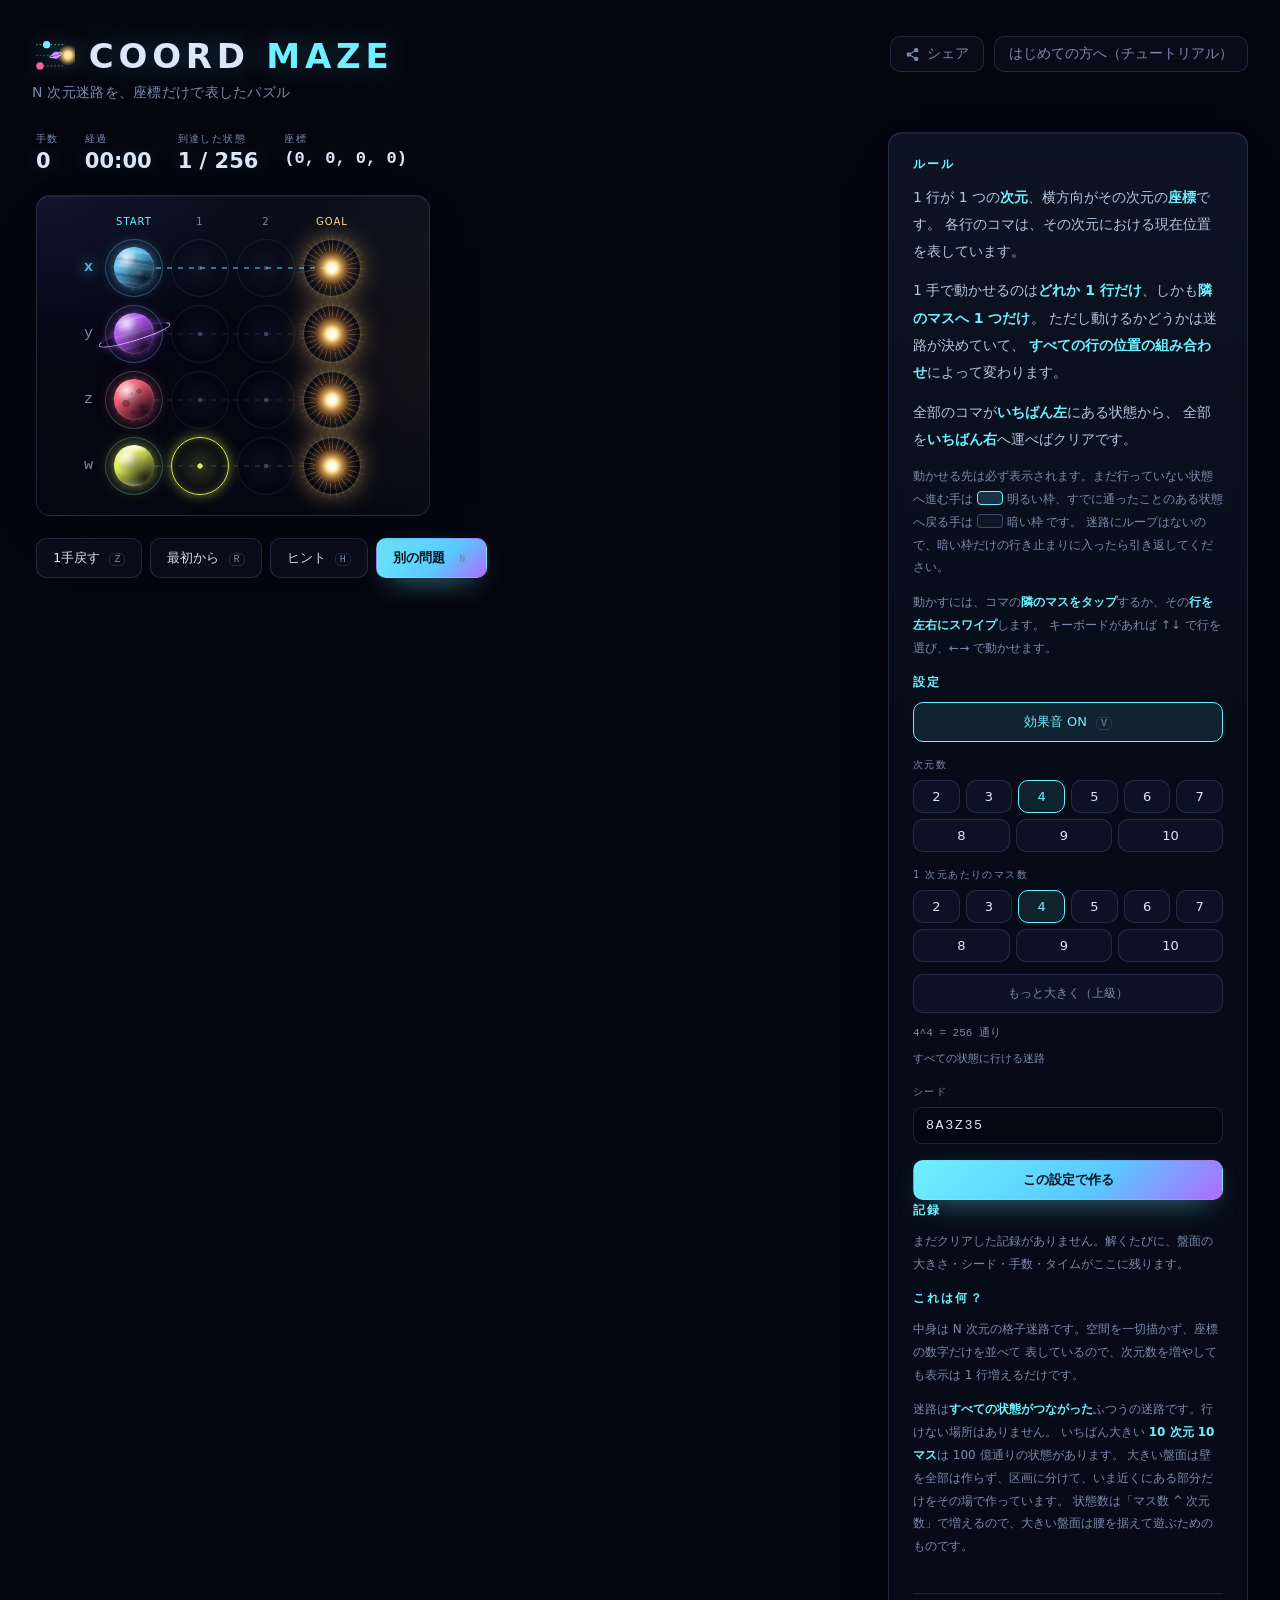
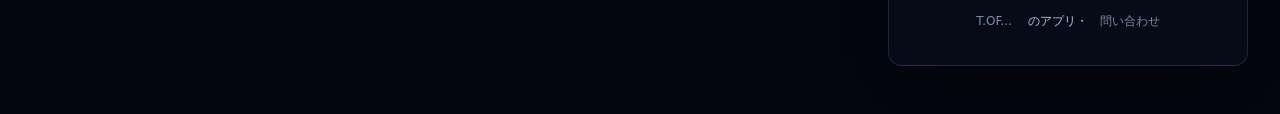
<file: index.html>
<!doctype html>
<html lang="ja">
<head>
<meta charset="utf-8" />
<script>/* sora3141.github.io から移ってきた記録を受け取る。ponytail: 2027-09 ごろに消す */
(function(){var m=location.hash.match(/^#tof-move=([^&]*)&?(.*)$/);if(!m)return;
try{var d=JSON.parse(decodeURIComponent(m[1]));for(var k in d)if(localStorage.getItem(k)===null)localStorage.setItem(k,d[k]);}catch(e){}
history.replaceState(null,'',location.pathname+location.search+(m[2]?'#'+m[2]:''));})();</script>
<meta name="viewport" content="width=device-width, initial-scale=1, viewport-fit=cover" />
<meta name="theme-color" content="#04060f" />
<meta name="mobile-web-app-capable" content="yes" />
<meta name="apple-mobile-web-app-capable" content="yes" />
<meta name="apple-mobile-web-app-title" content="COORD MAZE" />
<title>COORD MAZE — 座標迷路</title>
<meta name="description" content="N 次元迷路を、座標だけで表したパズル。10 次元まで、同じ画面で遊べます。" />
<!-- リンクを貼ったときのカード (SNS・メッセージアプリ) -->
<meta property="og:type" content="website" />
<meta property="og:site_name" content="COORD MAZE" />
<meta property="og:title" content="COORD MAZE — 座標迷路" />
<meta property="og:description" content="N 次元迷路を、座標だけで表したパズル。10 次元まで、同じ画面で遊べます。" />
<meta property="og:url" content="https://t-of.github.io/coord-maze/" />
<meta property="og:image" content="https://t-of.github.io/coord-maze/icons/og.png" />
<meta property="og:image:width" content="1200" />
<meta property="og:image:height" content="630" />
<meta property="og:locale" content="ja_JP" />
<meta name="twitter:card" content="summary_large_image" />
<link rel="icon" href="./icons/icon.svg?v=2d28f3a6" type="image/svg+xml" />
<link rel="icon" type="image/png" sizes="32x32" href="./icons/favicon-32.png?v=2d28f3a6" />
<link rel="apple-touch-icon" href="./icons/apple-touch-icon.png?v=2d28f3a6" />
<link rel="manifest" href="./manifest.webmanifest?v=2d28f3a6" />
<link rel="stylesheet" href="./webapp-kit/webapp-kit.css?v=7348bbc2" />
<link rel="stylesheet" href="css/space.css?v=7348bbc2" />
<link rel="stylesheet" href="css/coord.css?v=7348bbc2" />
<script src="./webapp-kit/webapp-kit.js?v=7348bbc2"></script>
</head>
<body>

<header>
  <h1><svg class="logo" viewBox="0 0 64 64" aria-hidden="true">
    <!-- 盤面と同じ見立て: 3 本の軌道 (= 3 次元)、その上の惑星、右端の恒星 -->
    <defs>
      <radialGradient id="lg-sun"><stop offset="0" stop-color="#fffbea"/><stop offset=".35" stop-color="#ffd98a"/><stop offset="1" stop-color="#ff9a3c" stop-opacity="0"/></radialGradient>
    </defs>
    <circle cx="54" cy="32" r="16" fill="url(#lg-sun)"/>
    <g stroke-width="1.6" stroke-dasharray="2.5 3" opacity=".55">
      <line x1="6" y1="16" x2="50" y2="16" stroke="#6ff0ff"/>
      <line x1="6" y1="32" x2="50" y2="32" stroke="#b06bff"/>
      <line x1="6" y1="48" x2="50" y2="48" stroke="#ff5fa2"/>
    </g>
    <circle cx="22" cy="16" r="5.5" fill="#6ff0ff"/>
    <circle cx="36" cy="32" r="5.5" fill="#b06bff"/>
    <ellipse cx="36" cy="32" rx="9.5" ry="2.6" fill="none" stroke="#e6d4ff" stroke-width="1.3" transform="rotate(-17 36 32)"/>
    <circle cx="12" cy="48" r="5.5" fill="#ff5fa2"/>
  </svg>COORD <span>MAZE</span></h1>
  <p class="tagline">N 次元迷路を、座標だけで表したパズル</p>
  <div class="backs">
    <!-- アプリにする (webapp-kit)。インストール済み・インストールできない環境では隠れる -->
    <button class="back share" data-wak="install" hidden><svg class="share-ico install-ico" viewBox="0 0 24 24" aria-hidden="true"><rect x="4" y="4" width="16" height="16" rx="4"/><path d="M12 8.5v7M8.5 12h7"/></svg>アプリにする</button>
    <button class="back share" data-share><svg class="share-ico" viewBox="0 0 24 24" aria-hidden="true"><circle cx="18" cy="5" r="2.6"/><circle cx="6" cy="12" r="2.6"/><circle cx="18" cy="19" r="2.6"/><path d="M8.3 10.8l7.4-4.3M8.3 13.2l7.4 4.3"/></svg>シェア</button>
    <a class="back" href="tutorial.html">はじめての方へ（チュートリアル）</a>
  </div>
  <!-- 画面が狭いときだけ出る。ルール・設定・説明はこの中にしまう -->
  <button id="btn-menu" class="menu-btn" aria-expanded="false" aria-controls="side">
    <span class="bars" aria-hidden="true"></span><span class="menu-label">ルール・設定</span>
  </button>
</header>

<main>
  <section id="play">
    <div class="stats">
      <div><span>手数</span><b id="moves">0</b></div>
      <div><span>経過</span><b id="timer">00:00</b></div>
      <div><span>到達した状態</span><b id="seen">0</b></div>
      <div class="coord"><span>座標</span><b id="coord">-</b></div>
    </div>

    <div id="board"></div>

    <div class="controls">
      <button id="btn-undo">1手戻す <kbd>Z</kbd></button>
      <button id="btn-reset">最初から <kbd>R</kbd></button>
      <button id="btn-hint">ヒント <kbd>H</kbd></button>
      <button id="btn-new" class="primary">別の問題 <kbd>N</kbd></button>
    </div>
  </section>

  <aside id="side">
    <div class="side-head">
      <a class="btnlink primary" href="tutorial.html">はじめての方へ（チュートリアル）</a>
      <button id="btn-menu-close" class="close" aria-label="閉じる">✕</button>
    </div>
    <!-- 狭い画面ではヘッダーのシェアが隠れるので、引き出しの先頭に置く -->
    <button class="wide share side-share" data-wak="install" hidden><svg class="share-ico install-ico" viewBox="0 0 24 24" aria-hidden="true"><rect x="4" y="4" width="16" height="16" rx="4"/><path d="M12 8.5v7M8.5 12h7"/></svg>このゲームをアプリにする</button>
    <button class="wide share side-share" data-share><svg class="share-ico" viewBox="0 0 24 24" aria-hidden="true"><circle cx="18" cy="5" r="2.6"/><circle cx="6" cy="12" r="2.6"/><circle cx="18" cy="19" r="2.6"/><path d="M8.3 10.8l7.4-4.3M8.3 13.2l7.4 4.3"/></svg>このゲームをシェア</button>

    <details class="sec" open>
    <summary><h2>ルール</h2></summary>
    <p>
      1 行が 1 つの<b>次元</b>、横方向がその次元の<b>座標</b>です。
      各行のコマは、その次元における現在位置を表しています。
    </p>
    <p>
      1 手で動かせるのは<b>どれか 1 行だけ</b>、しかも<b>隣のマスへ 1 つだけ</b>。
      ただし動けるかどうかは迷路が決めていて、
      <b>すべての行の位置の組み合わせ</b>によって変わります。
    </p>
    <p>
      全部のコマが<b>いちばん左</b>にある状態から、
      全部を<b>いちばん右</b>へ運べばクリアです。
    </p>
    <p class="note">
      動かせる先は必ず表示されます。まだ行っていない状態へ進む手は
      <span class="chip new"></span> 明るい枠、すでに通ったことのある状態へ戻る手は
      <span class="chip seen"></span> 暗い枠 です。
      迷路にループはないので、暗い枠だけの行き止まりに入ったら引き返してください。
    </p>
    <p class="note">
      動かすには、コマの<b>隣のマスをタップ</b>するか、その<b>行を左右にスワイプ</b>します。
      キーボードがあれば ↑↓ で行を選び、←→ で動かせます。
    </p>
    </details>

    <details class="sec" open data-keep="open">
    <summary><h2>設定</h2></summary>
    <button id="btn-sound" class="on wide sound">効果音 ON <kbd>V</kbd></button>
    <div class="field">
      <label>次元数</label>
      <div class="opts" id="opt-rank"></div>
    </div>
    <div class="field">
      <label>1 次元あたりのマス数</label>
      <div class="opts" id="opt-width"></div>
    </div>
    <!-- 押すと、12 次元・1000 マスまでの大きいサイズも選べるようになる -->
    <button id="btn-more" class="wide more-toggle">もっと大きく（上級）</button>
    <p id="states" class="states">-</p>
    <div class="field">
      <label for="seed">シード</label>
      <input id="seed" type="text" maxlength="24" autocomplete="off" />
    </div>
    <button id="btn-apply" class="primary wide">この設定で作る</button>
    </details>

    <details class="sec">
    <summary><h2>記録</h2></summary>
    <div id="records"></div>
    </details>

    <details class="sec" open>
    <summary><h2>これは何？</h2></summary>
    <p class="note">
      中身は N 次元の格子迷路です。空間を一切描かず、座標の数字だけを並べて
      表しているので、次元数を増やしても表示は 1 行増えるだけです。
    </p>
    <p class="note">
      迷路は<b>すべての状態がつながった</b>ふつうの迷路です。行けない場所はありません。
      いちばん大きい <b>10 次元 10 マス</b>は 100 億通りの状態があります。
      大きい盤面は壁を全部は作らず、区画に分けて、いま近くにある部分だけをその場で作っています。
      状態数は「マス数 ^ 次元数」で増えるので、大きい盤面は腰を据えて遊ぶためのものです。
    </p>
    </details>

    <p class="credit"><a href="/">T.OF...</a> のアプリ・<a href="https://t-of.github.io/contact/">問い合わせ</a></p>
  </aside>
</main>

<div id="scrim" class="scrim"></div>

<div id="win" class="overlay hidden">
  <!-- クリアの演出: 全部の惑星が恒星にそろった瞬間の光。飾りなので読み上げない -->
  <div class="burst" aria-hidden="true"><i></i><i></i><i></i></div>
  <div class="sheet">
    <h2>クリア</h2>
    <p id="win-note" class="win-note"></p>
    <div class="result">
      <div><span>手数</span><b id="win-moves">-</b></div>
      <div><span>最短手数</span><b id="win-par">-</b></div>
      <div><span>タイム</span><b id="win-time">-</b></div>
      <div><span>シード</span><b id="win-seed">-</b></div>
    </div>
    <button id="btn-again" class="primary">別の問題へ</button>
    <button id="btn-close">閉じる</button>
  </div>
</div>

<script type="module" src="./src/coord.js?v=7348bbc2"></script>
</body>
</html>
</file>
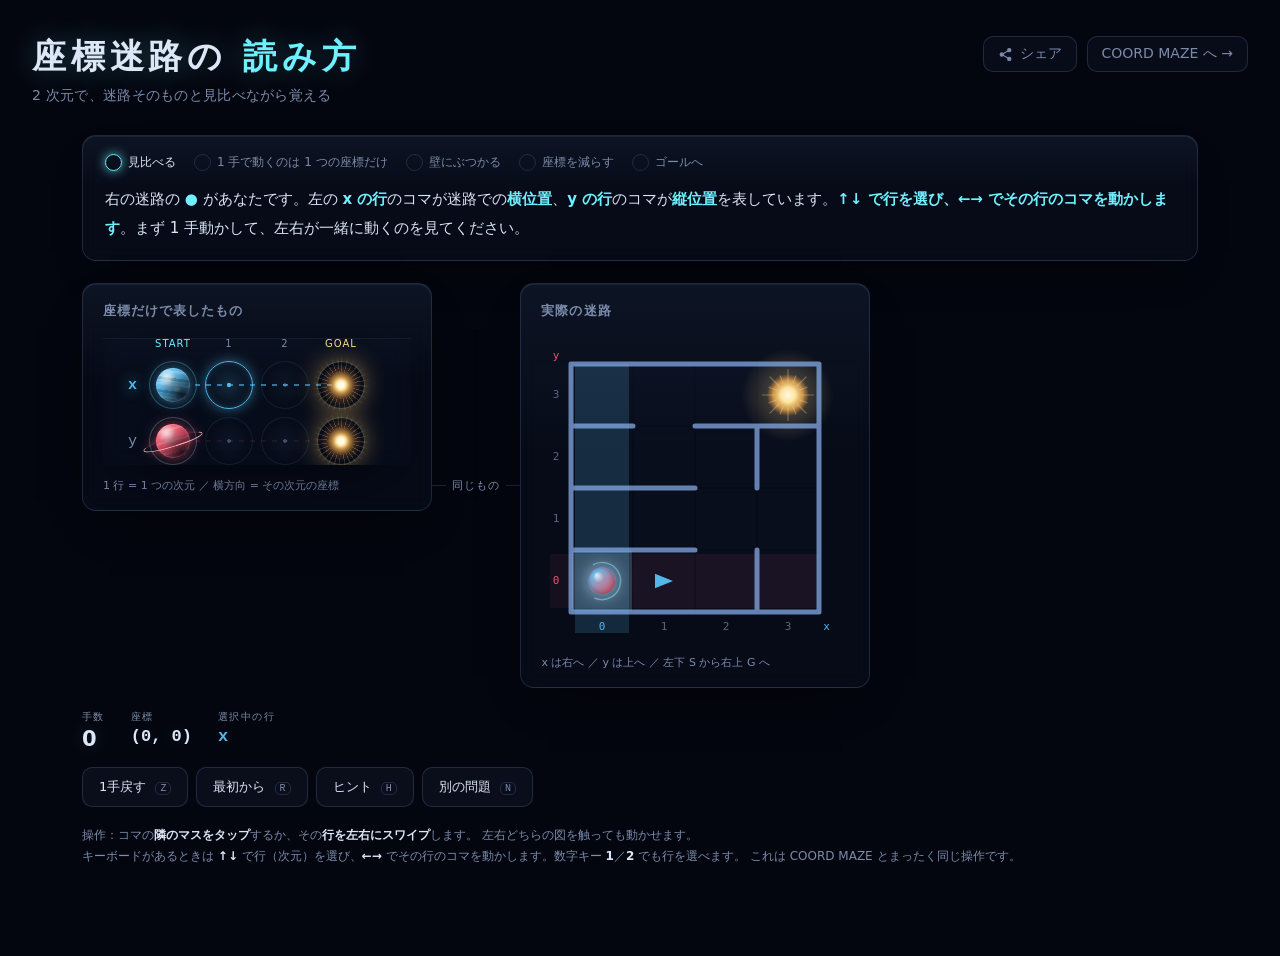
<file: tutorial.html>
<!doctype html>
<html lang="ja">
<head>
<meta charset="utf-8" />
<script>/* sora3141.github.io から移ってきた記録を受け取る。ponytail: 2027-09 ごろに消す */
(function(){var m=location.hash.match(/^#tof-move=([^&]*)&?(.*)$/);if(!m)return;
try{var d=JSON.parse(decodeURIComponent(m[1]));for(var k in d)if(localStorage.getItem(k)===null)localStorage.setItem(k,d[k]);}catch(e){}
history.replaceState(null,'',location.pathname+location.search+(m[2]?'#'+m[2]:''));})();</script>
<meta name="viewport" content="width=device-width, initial-scale=1, viewport-fit=cover" />
<meta name="theme-color" content="#04060f" />
<meta name="mobile-web-app-capable" content="yes" />
<meta name="apple-mobile-web-app-capable" content="yes" />
<meta name="apple-mobile-web-app-title" content="COORD MAZE" />
<title>COORD MAZE チュートリアル</title>
<meta name="description" content="COORD MAZE の読み方を、2 次元の迷路と見比べながら覚えるチュートリアル。" />
<!-- リンクを貼ったときのカード (SNS・メッセージアプリ) -->
<meta property="og:type" content="website" />
<meta property="og:site_name" content="COORD MAZE" />
<meta property="og:title" content="COORD MAZE チュートリアル" />
<meta property="og:description" content="COORD MAZE の読み方を、2 次元の迷路と見比べながら覚えるチュートリアル。" />
<meta property="og:url" content="https://t-of.github.io/coord-maze/tutorial.html" />
<meta property="og:image" content="https://t-of.github.io/coord-maze/icons/og.png" />
<meta property="og:image:width" content="1200" />
<meta property="og:image:height" content="630" />
<meta property="og:locale" content="ja_JP" />
<meta name="twitter:card" content="summary_large_image" />
<link rel="icon" href="./icons/icon.svg?v=2d28f3a6" type="image/svg+xml" />
<link rel="icon" type="image/png" sizes="32x32" href="./icons/favicon-32.png?v=2d28f3a6" />
<link rel="apple-touch-icon" href="./icons/apple-touch-icon.png?v=2d28f3a6" />
<link rel="manifest" href="./manifest.webmanifest?v=2d28f3a6" />
<link rel="stylesheet" href="./webapp-kit/webapp-kit.css?v=7348bbc2" />
<link rel="stylesheet" href="css/space.css?v=7348bbc2" />
<link rel="stylesheet" href="css/coord.css?v=7348bbc2" />
<link rel="stylesheet" href="css/tutorial.css?v=7348bbc2" />
<script src="./webapp-kit/webapp-kit.js?v=7348bbc2"></script>
</head>
<body>

<header>
  <h1>座標迷路の <span>読み方</span></h1>
  <p class="tagline">2 次元で、迷路そのものと見比べながら覚える</p>
  <div class="backs">
    <button class="back share" data-wak="install" hidden><svg class="share-ico install-ico" viewBox="0 0 24 24" aria-hidden="true"><rect x="4" y="4" width="16" height="16" rx="4"/><path d="M12 8.5v7M8.5 12h7"/></svg>アプリにする</button>
    <button class="back share" data-share><svg class="share-ico" viewBox="0 0 24 24" aria-hidden="true"><circle cx="18" cy="5" r="2.6"/><circle cx="6" cy="12" r="2.6"/><circle cx="18" cy="19" r="2.6"/><path d="M8.3 10.8l7.4-4.3M8.3 13.2l7.4 4.3"/></svg>シェア</button>
    <a class="back" href="index.html">COORD MAZE へ →</a>
  </div>
</header>

<main>
  <section id="guide">
    <ol id="steplist"></ol>
    <p id="instruction">-</p>
  </section>

  <div class="pair">
    <div class="pane">
      <h2>座標だけで表したもの</h2>
      <div id="board"></div>
      <p class="cap">1 行 = 1 つの次元 ／ 横方向 = その次元の座標</p>
    </div>

    <div class="same"><span>同じもの</span></div>

    <div class="pane">
      <h2>実際の迷路</h2>
      <canvas id="maze"></canvas>
      <p class="cap">x は右へ ／ y は上へ ／ 左下 S から右上 G へ</p>
    </div>
  </div>

  <div class="stats">
    <div><span>手数</span><b id="moves">0</b></div>
    <div class="coord"><span>座標</span><b id="coord">-</b></div>
    <div class="coord"><span>選択中の行</span><b id="selected">-</b></div>
  </div>

  <div class="controls">
    <button id="btn-undo">1手戻す <kbd>Z</kbd></button>
    <button id="btn-reset">最初から <kbd>R</kbd></button>
    <button id="btn-hint">ヒント <kbd>H</kbd></button>
    <button id="btn-new">別の問題 <kbd>N</kbd></button>
  </div>

  <p class="foot">
    操作：コマの<b>隣のマスをタップ</b>するか、その<b>行を左右にスワイプ</b>します。
    左右どちらの図を触っても動かせます。<br>
    キーボードがあるときは <b>↑↓</b> で行（次元）を選び、<b>←→</b> でその行のコマを動かします。数字キー <b>1</b>／<b>2</b> でも行を選べます。
    これは COORD MAZE とまったく同じ操作です。
  </p>
</main>

<div id="done" class="overlay hidden">
  <div class="sheet">
    <h2>これで読めます</h2>
    <p>
      左の表と右の迷路は、まったく同じものを別の書き方で表したものです。
      <b>x の行のコマ＝迷路での横位置、y の行のコマ＝縦位置</b>。
      1 手でどちらか一方の座標だけが 1 変わり、変われるかどうかは壁が決めています。
    </p>
    <p>
      ここからが本題です。右の絵は <b>3 次元までしか描けません</b>。
      でも左の表は、次元がいくつ増えても<b>行が 1 本増えるだけ</b>です。
    </p>
    <div class="rowgrow">
      <div><i>2 次元</i><u></u><u></u></div>
      <div><i>3 次元</i><u></u><u></u><u></u></div>
      <div><i>4 次元</i><u></u><u></u><u></u><u></u></div>
      <div><i>6 次元</i><u></u><u></u><u></u><u></u><u></u><u></u></div>
    </div>
    <p class="note">
      COORD MAZE はこれを <b>2〜10 次元</b>でそのまま遊ぶパズルです。
    </p>
    <a class="btnlink primary" href="index.html">COORD MAZE へ</a>
    <button id="btn-close">このページに戻る</button>
  </div>
</div>

<script type="module" src="./src/tutorial.js?v=7348bbc2"></script>
</body>
</html>
</file>
<file: webapp-kit/webapp-kit.css>
/*
 * webapp-kit の見た目。色は CSS 変数で上書きできる:
 *   :root { --wak-bg: #fff; --wak-fg: #111; --wak-accent: #0a84ff; }
 */
:root {
  --wak-bg: #12162b;
  --wak-fg: #eef0fa;
  --wak-muted: #9aa0bf;
  --wak-line: rgba(160, 175, 255, 0.18);
  --wak-accent: #4fd6e8;
  --wak-accent-fg: #04111a;
  --wak-radius: 20px;
  --wak-font: inherit;
}

/* スマホのダブルタップ拡大を止める（ピンチは使える）。子にも効く */
html { touch-action: manipulation; }

/* hidden 属性を確実に効かせる（display を指定したボタンでも隠れるように） */
[data-wak][hidden] { display: none !important; }

.wak-guide {
  position: fixed;
  inset: 0;
  z-index: 2147483000;
  display: flex;
  align-items: flex-end;
  justify-content: center;
  padding: 16px 16px max(16px, env(safe-area-inset-bottom));
  background: rgba(0, 0, 0, 0);
  transition: background 0.25s;
  font-family: var(--wak-font);
}
.wak-guide.wak-open { background: rgba(0, 0, 0, 0.5); }
.wak-sheet {
  width: min(420px, 100%);
  padding: 22px 22px 18px;
  border: 1px solid var(--wak-line);
  border-radius: var(--wak-radius);
  background: var(--wak-bg);
  color: var(--wak-fg);
  box-shadow: 0 30px 80px -20px rgba(0, 0, 0, 0.7);
  transform: translateY(24px);
  opacity: 0;
  transition: transform 0.3s cubic-bezier(0.2, 0.8, 0.2, 1), opacity 0.25s;
}
.wak-open .wak-sheet { transform: none; opacity: 1; }
@media (min-width: 700px) {
  .wak-guide { align-items: center; }
}
.wak-title { margin: 0 0 14px; font-size: 18px; font-weight: 700; }
.wak-steps {
  margin: 0;
  padding: 0;
  list-style: none;
  display: grid;
  gap: 12px;
  font-size: 14px;
  line-height: 1.6;
}
.wak-steps li { display: grid; grid-template-columns: 34px 1fr; gap: 12px; align-items: center; }
.wak-steps b { color: var(--wak-fg); }
.wak-steps span:last-child { color: var(--wak-muted); }
.wak-icon {
  width: 34px;
  height: 34px;
  display: grid;
  place-items: center;
  border-radius: 10px;
  background: color-mix(in srgb, var(--wak-accent) 16%, transparent);
  color: var(--wak-accent);
}
.wak-icon svg {
  width: 20px;
  height: 20px;
  fill: none;
  stroke: currentColor;
  stroke-width: 1.8;
  stroke-linecap: round;
  stroke-linejoin: round;
}
.wak-icon circle { fill: currentColor; stroke: none; }
.wak-dot::after { content: ''; width: 6px; height: 6px; border-radius: 50%; background: currentColor; }
.wak-close {
  width: 100%;
  margin-top: 18px;
  padding: 12px;
  border: 0;
  border-radius: 999px;
  background: var(--wak-accent);
  color: var(--wak-accent-fg);
  font: inherit;
  font-size: 15px;
  font-weight: 700;
  cursor: pointer;
}

.wak-toast {
  position: fixed;
  left: 50%;
  bottom: max(24px, calc(env(safe-area-inset-bottom) + 12px));
  z-index: 2147483001;
  padding: 10px 18px;
  border: 1px solid var(--wak-line);
  border-radius: 999px;
  background: var(--wak-bg);
  color: var(--wak-fg);
  font-family: var(--wak-font);
  font-size: 14px;
  box-shadow: 0 12px 30px -10px rgba(0, 0, 0, 0.6);
  transform: translate(-50%, 20px);
  opacity: 0;
  pointer-events: none;
  transition: transform 0.3s cubic-bezier(0.2, 0.8, 0.2, 1), opacity 0.25s;
}
.wak-toast.wak-open { transform: translate(-50%, 0); opacity: 1; }
</file>
<file: css/space.css>
/* ============================================================================
   宇宙テーマの共通土台。全ページでいちばん先に読み込む。
   ここで色・背景・共通パーツ (オーバーレイ / パネル / ボタン) を決め、
   各ページの CSS はレイアウト固有のことだけを書く。
   ========================================================================== */

:root {
  /* 地の色。真っ黒ではなく、わずかに青紫を含ませて宇宙の暗がりにする */
  --void: #04060f;
  --deep: #070b18;

  --ink: #dce6f7;
  --dim: #7b8bab;
  --line: rgba(122, 156, 224, 0.20);
  --panel: rgba(9, 14, 28, 0.66);

  /* アクセントは天体の色から取る */
  --ion: #6ff0ff;      /* 主アクセント: イオンの青 */
  --nebula: #b06bff;   /* 星雲の紫 */
  --plasma: #ff5fa2;   /* 桃色の星雲 */
  --star: #ffd98a;     /* 恒星の金 */
  --accent: var(--ion);

  --glow: 0 0 24px -6px;
  --radius: 14px;

  /* 端末のノッチ・ホームバーの領域。
     env() を直に書かず変数にしているのは、テストで値を流し込んで
     実機と同じ状況を再現できるようにするため */
  --sat: env(safe-area-inset-top, 0px);
  --sab: env(safe-area-inset-bottom, 0px);
  --sal: env(safe-area-inset-left, 0px);
  --sar: env(safe-area-inset-right, 0px);
}

* { box-sizing: border-box; }

/* Safari 26 の上下バーの色は html から取られるので、body と同じ色を html にも付ける */
html { height: 100%; background: var(--void); }

body {
  margin: 0;
  min-height: 100%;
  /* 横向きのときノッチが左右に来る。中身がその下に潜らないようにする */
  padding-left: var(--sal);
  padding-right: var(--sar);
  background: var(--void);
  color: var(--ink);
  font-family: "Hiragino Sans", "Noto Sans JP", system-ui, sans-serif;
  font-size: 14px;
  -webkit-font-smoothing: antialiased;
  /* スマホ: 横向きで文字が勝手に太らないように、引っぱっても更新されないように */
  -webkit-text-size-adjust: 100%;
  text-size-adjust: 100%;
  overscroll-behavior-y: contain;
  -webkit-tap-highlight-color: transparent;
}

/* 星雲。大きく淡い光を何枚か重ねて、平らな黒さを消す */
body::before {
  content: '';
  position: fixed; inset: 0; z-index: -2; pointer-events: none;
  background:
    radial-gradient(ellipse 80% 60% at 10% -12%, rgba(96, 62, 196, 0.26), transparent 62%),
    radial-gradient(ellipse 70% 52% at 90% 6%, rgba(22, 122, 184, 0.20), transparent 64%),
    radial-gradient(ellipse 96% 70% at 46% 118%, rgba(150, 40, 140, 0.18), transparent 62%),
    radial-gradient(circle at 72% 62%, rgba(40, 92, 200, 0.10), transparent 56%);
}

/* 周辺減光。中央に視線を集める */
body::after {
  content: '';
  position: fixed; inset: 0; z-index: -1; pointer-events: none;
  background: radial-gradient(ellipse at 50% 42%, transparent 42%, rgba(2, 4, 10, 0.62) 100%);
}

#stars, #nebula, #horizon {
  position: fixed; inset: 0; z-index: -1;
  width: 100%; height: 100%;
  pointer-events: none;
}
/* 手続きで描いた星雲 (src/starfield.js)。粗く描いて引き伸ばすので、ぼかし直さなくても柔らかい */
#nebula { opacity: 0.55; mix-blend-mode: screen; }

/* 画面の右下に沈む大きな惑星。影の側は背景より暗く、縁だけが恒星の光で細く光る */
#horizon {
  inset: auto; right: -38vmax; bottom: -52vmax;
  width: 90vmax; height: 90vmax; border-radius: 50%;
  background:
    radial-gradient(circle at 30% 26%, rgba(120, 150, 255, 0.10), transparent 40%),
    radial-gradient(circle at 50% 50%, #03040b 64%, #050814 70.5%, transparent 71%);
  box-shadow:
    -2px -2px 0 0 rgba(140, 200, 255, 0.35),
    -14px -12px 50px -6px rgba(90, 150, 255, 0.35),
    -40px -30px 140px -20px rgba(150, 90, 255, 0.28);
  opacity: 0.9;
}

/* ------------------------------------------------------------------ パネル */

.glass, .sheet, aside, .panel, .pane, #guide {
  background:
    linear-gradient(rgba(140, 180, 255, 0.055), rgba(140, 180, 255, 0) 42%),
    var(--panel);
  border: 1px solid var(--line);
  border-radius: var(--radius);
  backdrop-filter: blur(10px) saturate(115%);
  box-shadow: 0 18px 50px -28px rgba(0, 0, 0, 0.9), inset 0 1px 0 rgba(190, 215, 255, 0.07);
}

/* ---------------------------------------------------------------- 見出し */

h1, h2, h3 { font-weight: 700; }
h1 { letter-spacing: 0.14em; }
.title-glow { text-shadow: 0 0 28px rgba(111, 240, 255, 0.35); }

/* -------------------------------------------------------------- ボタン */

button {
  padding: 10px 16px;
  border-radius: 10px;
  border: 1px solid var(--line);
  background: rgba(130, 170, 240, 0.05);
  color: var(--ink);
  font-size: 13px;
  font-family: inherit;
  cursor: pointer;
  touch-action: manipulation;
  transition: border-color 0.16s, color 0.16s, background 0.16s, box-shadow 0.16s, transform 0.08s;
}
@media (hover: hover) {
  button:hover:not(:disabled) {
    border-color: var(--ion);
    color: var(--ion);
    box-shadow: var(--glow) rgba(111, 240, 255, 0.55);
  }
}
button:active:not(:disabled) { transform: scale(0.97); border-color: var(--ion); color: var(--ion); }
button:focus-visible { outline: 2px solid var(--ion); outline-offset: 2px; }

button.primary {
  background: linear-gradient(135deg, var(--ion), #59c8ff 60%, var(--nebula));
  border-color: transparent;
  color: #04121a;
  font-weight: 700;
  box-shadow: 0 10px 30px -14px rgba(111, 240, 255, 0.9);
}
@media (hover: hover) {
  button.primary:hover:not(:disabled) {
    filter: brightness(1.1);
    color: #04121a;
    box-shadow: 0 12px 34px -12px rgba(111, 240, 255, 1);
  }
}
button.primary:active:not(:disabled) { color: #04121a; }
button.on { border-color: var(--ion); color: var(--ion); background: rgba(111, 240, 255, 0.10); }

/* リンクをボタンと同じ見た目にするもの */
.btnlink {
  display: block; text-align: center; text-decoration: none;
  padding: 12px; border-radius: 10px; border: 1px solid var(--line);
  background: rgba(130, 170, 240, 0.05);
  color: var(--ink); margin-top: 10px; transition: 0.16s;
  touch-action: manipulation;
}
@media (hover: hover) {
  .btnlink:hover { border-color: var(--ion); color: var(--ion); box-shadow: var(--glow) rgba(111, 240, 255, 0.5); }
}
.btnlink.primary {
  background: linear-gradient(135deg, var(--ion), #59c8ff 60%, var(--nebula));
  border-color: transparent; color: #04121a; font-weight: 700;
  box-shadow: 0 10px 30px -14px rgba(111, 240, 255, 0.9);
}
@media (hover: hover) {
  .btnlink.primary:hover { filter: brightness(1.1); color: #04121a; }
}

kbd {
  border: 1px solid var(--line);
  border-radius: 5px;
  padding: 0 4px;
  font-size: 10px;
  color: var(--dim);
  margin-left: 5px;
  font-family: ui-monospace, Menlo, monospace;
}

@media (pointer: coarse) {
  button, .btnlink { min-height: 46px; font-size: 14px; }
}

/* ---------------------------------------------------------- オーバーレイ */

.overlay {
  position: fixed; inset: 0; z-index: 20;
  display: flex; align-items: center; justify-content: center;
  /* 画面いっぱいに置く要素なので、ノッチ・ホームバーの分をここで空ける。
     こうしておけば、中のシートがどれだけ高くても端末の余白に潜らない */
  padding: calc(16px + var(--sat)) calc(16px + var(--sar))
           calc(16px + var(--sab)) calc(16px + var(--sal));
  background:
    radial-gradient(ellipse at 50% 34%, rgba(46, 34, 96, 0.55), transparent 62%),
    rgba(3, 5, 12, 0.82);
  backdrop-filter: blur(6px);
  animation: overlay-in 0.22s ease-out;
}
@keyframes overlay-in { from { opacity: 0; } to { opacity: 1; } }
.hidden { display: none !important; }

.sheet {
  width: min(560px, 100%);
  max-height: 100%;          /* 余白を引いたオーバーレイの中に必ず収まる */
  overflow: auto;
  overscroll-behavior: contain;
  padding: 28px 30px;
  animation: sheet-in 0.26s cubic-bezier(0.2, 0.9, 0.3, 1);
}
@keyframes sheet-in { from { transform: translateY(10px) scale(0.985); opacity: 0; } to { transform: none; opacity: 1; } }

input[type="text"] {
  width: 100%;
  padding: 10px 12px;
  border-radius: 9px;
  border: 1px solid var(--line);
  background: rgba(4, 7, 16, 0.75);
  color: var(--ink);
  font-family: ui-monospace, Menlo, monospace;
  letter-spacing: 0.12em;
}
input[type="text"]:focus {
  outline: none;
  border-color: var(--ion);
  box-shadow: var(--glow) rgba(111, 240, 255, 0.5);
}

@media (prefers-reduced-motion: reduce) {
  .overlay, .sheet { animation: none; }
}
</file>
<file: css/coord.css>
/* COORD MAZE。土台の色とパーツは space.css にある。ここは配置と盤面の見た目。 */

:root {
  --cell: 48px;
  --gap: 8px;
  --label: 34px;   /* 行頭の軸名の幅。JS が盤面の寸法を計算するのにも読む */
  --rowgap: 12px;  /* 軸名とマス目の間 */
  --edge: 32px;    /* ページ左右の余白 */
}

/* -------------------------------------------------------------- ヘッダー */

header { padding: calc(34px + var(--sat)) var(--edge) 10px; position: relative; }
h1 { margin: 0; font-size: 34px; text-shadow: 0 0 30px rgba(111, 240, 255, 0.28); }
h1 span { color: var(--ion); }
/* タイトルの紋章。盤面と同じ見立て (軌道・惑星・恒星) を小さく */
h1 .logo {
  width: 1.25em; height: 1.25em; vertical-align: -0.24em; margin-right: 0.42em;
  filter: drop-shadow(0 0 10px rgba(111, 240, 255, 0.35));
}
.tagline { margin: 7px 0 0; color: var(--dim); letter-spacing: 0.02em; }

.backs { position: absolute; right: var(--edge); top: 36px; display: flex; gap: 10px; flex-wrap: wrap; }
.back {
  color: var(--dim); text-decoration: none;
  border: 1px solid var(--line); border-radius: 10px;
  padding: 8px 14px; white-space: nowrap;
  background: rgba(130, 170, 240, 0.04);
  transition: 0.16s;
}
@media (hover: hover) {
  .back:hover { color: var(--ion); border-color: var(--ion); box-shadow: var(--glow) rgba(111, 240, 255, 0.5); }
}

main {
  display: grid; grid-template-columns: minmax(0, 1fr) 360px;
  gap: 28px; padding: 20px var(--edge) 48px; align-items: start;
}
/* width: 100% と min-width: 0 がないと、auto マージンのせいで
   盤面の最大幅まで広がり、広い盤面がページごと横に伸びる */
#play { max-width: 820px; width: 100%; min-width: 0; margin: 0 auto; }

/* ---------------------------------------------------------------- 計器類 */

.stats { display: flex; flex-wrap: wrap; gap: 10px 26px; margin-bottom: 22px; }
.stats div { display: flex; flex-direction: column; gap: 3px; }
.stats span { color: var(--dim); font-size: 10px; letter-spacing: 0.14em; text-transform: uppercase; }
.stats b { font-size: 21px; font-variant-numeric: tabular-nums; text-shadow: 0 0 20px rgba(111, 240, 255, 0.18); }
.stats .coord b { font-family: ui-monospace, Menlo, monospace; font-size: 17px; }

/* ------------------------------------------------------------------ 盤面 */

#board {
  display: inline-flex; flex-direction: column; gap: var(--gap);
  max-width: 100%; overflow-x: auto;
  padding: 20px 22px;
  /* 指で触る盤面。長押しの選択やダブルタップ拡大が誤作動しないようにする */
  user-select: none; -webkit-user-select: none;
  -webkit-touch-callout: none;
  touch-action: manipulation;
  overscroll-behavior-x: contain;
  /* 盤面は宇宙をのぞく窓。右 (恒星の側) がほんのり金色に明るい */
  background:
    radial-gradient(ellipse 60% 90% at 100% 50%, rgba(255, 190, 110, 0.07), transparent 70%),
    radial-gradient(ellipse 70% 80% at 0% 0%, rgba(90, 70, 200, 0.10), transparent 70%),
    linear-gradient(rgba(140, 180, 255, 0.05), rgba(140, 180, 255, 0) 40%),
    rgba(5, 8, 20, 0.66);
  border: 1px solid var(--line);
  border-radius: var(--radius);
  backdrop-filter: blur(10px);
  box-shadow: 0 20px 60px -34px #000, inset 0 1px 0 rgba(190, 215, 255, 0.06);
}

.colhead { display: flex; gap: var(--gap); justify-content: center; margin-bottom: 4px; }
.colhead div {
  width: var(--cell); text-align: center; color: var(--dim);
  font-size: 10px; letter-spacing: 0.1em; font-variant-numeric: tabular-nums;
}
.colhead div.s { color: var(--ion); }
.colhead div.g { color: var(--star); }

/* 横なぞりは「行を動かす」に使うので、ブラウザの横スクロールには渡さない。
   盤面が横に流れるとき (.scrolls) だけは、指のスクロールを優先する。 */
.row { display: flex; align-items: center; justify-content: center; gap: var(--rowgap); cursor: pointer; touch-action: pan-y; }
/* 右側の釣り合いを取るための空き。これがないとマス目が軸名のぶん右にずれる */
.row::after { content: ''; flex: none; width: var(--label); }
#board.scrolls .row { touch-action: auto; justify-content: flex-start; }
#board.scrolls .colhead { justify-content: flex-start; margin-left: calc(var(--label) + var(--rowgap)); }
#board.scrolls .row::after { display: none; }
.rowlabel {
  width: var(--label); flex: none; text-align: right;
  font-family: ui-monospace, Menlo, monospace; font-size: 15px;
  color: var(--dim); transition: color 0.16s, text-shadow 0.16s;
}
.row.sel .rowlabel { color: var(--rowc); text-shadow: 0 0 14px var(--rowc); font-weight: 700; }
/* 横に流れるときは軸名だけ左端に貼り付ける (列見出しはマスと一緒に動かす) */
#board.scrolls .rowlabel {
  position: sticky; left: 0; z-index: 1;
  background: rgba(6, 10, 22, 0.92);
}

/* 各行は軌道。コマはその上を進む惑星、ゴール列は恒星という見立て。
   軌道は点線で引き、選んでいる行だけ光がゴールへ向かって流れる。 */
.track { position: relative; display: flex; gap: var(--gap); }
.track::before {
  content: ''; position: absolute; left: calc(var(--cell) / 2); right: calc(var(--cell) / 2); top: 50%;
  height: 1px; transform: translateY(-0.5px);
  background: repeating-linear-gradient(90deg, var(--rowc) 0 5px, transparent 5px 11px);
  opacity: 0.22; pointer-events: none;
}
.row.sel .track::before {
  height: 2px; transform: translateY(-1px); opacity: 0.6;
  animation: orbit-flow 1.1s linear infinite;
}
@keyframes orbit-flow { to { background-position: 11px 0; } }

/* マスは軌道上の「停泊点」。四角い箱ではなく、中心に小さな点のある淡い円 */
.cell {
  width: var(--cell); height: var(--cell);
  flex: none;
  border-radius: 50%;
  border: 1px solid rgba(122, 156, 224, 0.12);
  background:
    radial-gradient(circle, rgba(170, 200, 255, 0.28) 0 5%, transparent 6.5%),
    radial-gradient(circle, rgba(140, 180, 255, 0.05), transparent 70%);
  position: relative;
  transition: border-color 0.16s, background 0.16s, box-shadow 0.16s, transform 0.1s, filter 0.1s;
}

/* スタートは小さな渦 (ワームホール)。ここから全部の惑星が出発する */
.cell.start { border-color: rgba(111, 240, 255, 0.28); }
.cell.start::before {
  content: ''; position: absolute; inset: 8%; border-radius: 50%; pointer-events: none;
  background:
    radial-gradient(circle, rgba(4, 8, 20, 0.9) 0 16%, transparent 30%),
    repeating-conic-gradient(from 0deg, rgba(111, 240, 255, 0.34) 0 7deg, transparent 7deg 24deg, rgba(176, 107, 255, 0.26) 24deg 31deg, transparent 31deg 45deg);
  -webkit-mask: radial-gradient(circle, #000 40%, transparent 72%);
          mask: radial-gradient(circle, #000 40%, transparent 72%);
  animation: spin 16s linear infinite;
}

/* ゴールは恒星。白い芯・金色の光球・ゆっくり回るコロナ */
.cell.goal {
  border-color: rgba(255, 217, 138, 0.28);
  background:
    radial-gradient(circle, #fffbea 0 9%, #ffe3a0 15%, rgba(255, 186, 84, 0.72) 26%,
                    rgba(255, 140, 50, 0.22) 44%, transparent 64%);
  box-shadow: 0 0 28px -6px rgba(255, 200, 110, 0.85);
}
.cell.goal::before {
  content: ''; position: absolute; inset: -16%; border-radius: 50%; pointer-events: none;
  background: repeating-conic-gradient(rgba(255, 217, 138, 0.26) 0 3deg, transparent 3deg 13deg);
  -webkit-mask: radial-gradient(circle, transparent 26%, #000 36%, transparent 68%);
          mask: radial-gradient(circle, transparent 26%, #000 36%, transparent 68%);
  animation: spin 48s linear infinite;
}
@keyframes spin { to { transform: rotate(1turn); } }

/* 動かせる先。まだ行っていない状態へは、行の色で脈打つ輪 */
.cell.can { cursor: pointer; }
.cell.can.fresh {
  border-color: var(--rowc);
  background:
    radial-gradient(circle, var(--rowc) 0 6%, transparent 7.5%),
    radial-gradient(circle, color-mix(in srgb, var(--rowc) 18%, transparent), transparent 72%);
  box-shadow: 0 0 16px -4px var(--rowc), inset 0 0 12px -6px var(--rowc);
  animation: beacon 1.8s ease-in-out infinite;
}
@keyframes beacon {
  50% { box-shadow: 0 0 22px -2px var(--rowc), 0 0 0 3px color-mix(in srgb, var(--rowc) 22%, transparent),
                    inset 0 0 12px -6px var(--rowc); }
}
.cell.goal.can.fresh { background:
    radial-gradient(circle, #fffbea 0 9%, #ffe3a0 15%, rgba(255, 186, 84, 0.72) 26%,
                    rgba(255, 140, 50, 0.22) 44%, transparent 64%); }
/* 通ったことのある状態へ戻る手。脈打たせず、点を大きめに出して「行ける」ことだけ伝える */
.cell.can.been {
  border-color: rgba(150, 180, 235, 0.58);
  background: radial-gradient(circle, rgba(122, 156, 224, 0.12), transparent 72%);
  box-shadow: inset 0 0 10px -5px rgba(170, 200, 255, 0.9);
}
.cell.can.been::after {
  content: ''; position: absolute; left: 50%; top: 50%;
  width: 7px; height: 7px; margin: -3.5px 0 0 -3.5px;
  border-radius: 50%; background: rgba(185, 210, 255, 0.85);
}
@media (hover: hover) {
  .cell.can:hover { filter: brightness(1.45); }
}
.cell.can:active { filter: brightness(1.6); transform: scale(0.94); }
.cell.hint { animation: hint 0.9s ease-in-out 3; }
@keyframes hint {
  0%, 100% { box-shadow: 0 0 0 0 transparent; }
  50% { box-shadow: 0 0 0 3px var(--star), 0 0 26px -4px var(--star); }
}

/* ------------------------------------------------------------------ 惑星 */

/* コマの入れ物。位置だけを受け持つ (中の惑星・光跡は下) */
.token {
  position: absolute; left: 0; top: 0; z-index: 1;
  width: var(--cell); height: var(--cell);
  transform: translateX(calc(var(--c) * (var(--cell) + var(--gap))));
  transition: transform 0.18s cubic-bezier(0.3, 0.9, 0.35, 1);
  pointer-events: none;
}

/* 惑星の本体。下地は行の色の球 (左上から光が当たる)。
   --surface に模様を重ね、::before で陰と大気の縁を、::after で輪や衛星を描く。 */
.planet {
  --lit: color-mix(in srgb, var(--rowc) 45%, #fff);
  --dark: color-mix(in srgb, var(--rowc) 30%, #04050c);
  --surface: linear-gradient(transparent, transparent);
  position: absolute; inset: 15%; border-radius: 50%;
  background:
    var(--surface),
    radial-gradient(circle at 36% 32%, var(--lit), var(--rowc) 42%, var(--dark) 100%);
  box-shadow: 0 0 18px -4px var(--rowc), 0 0 40px -14px var(--rowc);
  transition: box-shadow 0.3s;
}
.planet::before {
  content: ''; position: absolute; inset: 0; border-radius: 50%;
  background:
    radial-gradient(circle at 30% 26%, rgba(255, 255, 255, 0.62), transparent 26%),
    radial-gradient(circle at 76% 80%, rgba(2, 3, 10, 0.78), transparent 64%);
  box-shadow: inset 0 0 0 1px rgba(255, 255, 255, 0.10), inset 0.06em 0.08em 0.3em rgba(255, 255, 255, 0.12);
}
.planet::after { content: none; }

/* 0: 縞のガス惑星と、大きな渦 */
.planet.p0 { --surface:
  radial-gradient(ellipse 20% 12% at 62% 63%, rgba(255, 238, 220, 0.6), transparent 72%),
  repeating-linear-gradient(8deg, transparent 0 13%, rgba(255, 255, 255, 0.16) 13% 19%,
                            transparent 19% 27%, rgba(0, 0, 0, 0.2) 27% 34%); }

/* 1: 輪のある惑星。輪の奥側は薄く、手前側は濃く描いて球の前を横切らせる */
.planet.p1 { --surface:
  repeating-linear-gradient(-16deg, transparent 0 22%, rgba(255, 255, 255, 0.12) 22% 27%); }
.planet.p1::after, .planet.p5::after {
  content: ''; position: absolute; left: -42%; right: -42%; top: 38%; height: 24%;
  border-radius: 50%;
  border: max(1.5px, 0.09em) solid color-mix(in srgb, var(--rowc) 45%, #fff);
  border-top-color: color-mix(in srgb, var(--rowc) 30%, transparent);
  transform: rotate(-17deg);
  box-shadow: 0 0 10px -3px var(--rowc);
}

/* 2: クレーターの岩石惑星 */
.planet.p2 { --surface:
  radial-gradient(circle at 30% 60%, rgba(0, 0, 0, 0.30) 0 10%, rgba(255, 255, 255, 0.10) 11%, transparent 13%),
  radial-gradient(circle at 63% 30%, rgba(0, 0, 0, 0.26) 0 7%, rgba(255, 255, 255, 0.10) 8%, transparent 10%),
  radial-gradient(circle at 70% 66%, rgba(0, 0, 0, 0.24) 0 5%, transparent 7%),
  radial-gradient(circle at 44% 36%, rgba(0, 0, 0, 0.18) 0 4%, transparent 5.5%),
  radial-gradient(circle at 48% 82%, rgba(0, 0, 0, 0.2) 0 4%, transparent 5.5%); }

/* 3: 氷の惑星。両極の白い氷冠と、薄い筋 */
.planet.p3 { --surface:
  radial-gradient(ellipse 62% 24% at 50% 3%, rgba(255, 255, 255, 0.85), transparent 72%),
  radial-gradient(ellipse 50% 18% at 50% 98%, rgba(255, 255, 255, 0.6), transparent 72%),
  repeating-linear-gradient(-32deg, transparent 0 16%, rgba(255, 255, 255, 0.12) 16% 18%); }

/* 4: 溶岩の惑星。暗い地表に光る割れ目 */
.planet.p4 {
  --surface:
    radial-gradient(circle at 42% 56%, rgba(255, 226, 170, 0.75) 0 4%, transparent 9%),
    radial-gradient(circle at 66% 36%, rgba(255, 226, 170, 0.6) 0 3%, transparent 7%),
    repeating-linear-gradient(58deg, transparent 0 17%, rgba(255, 210, 150, 0.32) 17% 19.5%),
    repeating-linear-gradient(-38deg, transparent 0 23%, rgba(255, 210, 150, 0.22) 23% 25%);
  background:
    var(--surface),
    radial-gradient(circle at 36% 32%, var(--rowc), var(--dark) 70%);
}

/* 5: 縦に近い輪を持つ青白い惑星 (天王星のように横倒し) */
.planet.p5 { --surface:
  linear-gradient(90deg, rgba(255, 255, 255, 0.10), transparent 40%, rgba(255, 255, 255, 0.08)); }
.planet.p5::after { transform: rotate(72deg); left: -30%; right: -30%; }

/* 6: 衛星を連れた惑星。小さな月がまわりを回る */
.planet.p6 { --surface:
  radial-gradient(ellipse 34% 20% at 38% 64%, rgba(0, 0, 0, 0.18), transparent 70%),
  radial-gradient(ellipse 26% 16% at 66% 34%, rgba(255, 255, 255, 0.14), transparent 70%); }
.planet.p6::after {
  content: ''; position: absolute; left: 39%; top: 39%; width: 22%; height: 22%;
  border-radius: 50%;
  background: radial-gradient(circle at 35% 30%, #fff, #b9c3d8 60%, #4b5468);
  animation: moon 7s linear infinite;
}
@keyframes moon {
  from { transform: rotate(0deg) translateX(330%) rotate(0deg); }
  to { transform: rotate(360deg) translateX(330%) rotate(-360deg); }
}

/* 7: 雲の渦巻く、地球のような惑星 */
.planet.p7 { --surface:
  radial-gradient(ellipse 30% 14% at 34% 34%, rgba(255, 255, 255, 0.55), transparent 70%),
  radial-gradient(ellipse 26% 12% at 64% 60%, rgba(255, 255, 255, 0.45), transparent 70%),
  radial-gradient(ellipse 20% 10% at 42% 78%, rgba(255, 255, 255, 0.35), transparent 70%),
  conic-gradient(from 40deg at 56% 46%, transparent 0 20%, rgba(0, 0, 0, 0.16) 20% 34%, transparent 34% 60%,
                 rgba(0, 0, 0, 0.12) 60% 72%, transparent 72%); }

/* 動いた瞬間の光跡。進んだ向きの反対側 (来た側) に、行の色で短く尾を引く */
.trail {
  position: absolute; top: 45%; height: 10%; left: -60%; right: 50%;
  border-radius: 999px;
  background: linear-gradient(90deg, transparent, var(--rowc));
  transform-origin: 100% 50%;
  transform: scaleX(var(--dir, 1));
  opacity: 0; pointer-events: none;
}
.token.fly .trail { animation: trail 0.42s ease-out; }
@keyframes trail {
  0% { opacity: 0.9; clip-path: inset(0 0 0 0); }
  100% { opacity: 0; clip-path: inset(0 0 0 75%); }
}

.token.bump .planet { animation: bump 0.22s; }
@keyframes bump {
  25% { transform: translateX(-6%); filter: brightness(0.5) saturate(0.4); }
  75% { transform: translateX(6%); }
}

/* 恒星に着いた惑星は、金色の光を浴びる。✓ は小さな印にして惑星の絵を隠さない */
.token.done .planet { box-shadow: 0 0 22px 1px rgba(255, 217, 138, 0.75), 0 0 0 1.5px rgba(255, 230, 170, 0.9); }
.token.done::after {
  content: '✓'; position: absolute; right: 2%; bottom: 2%;
  width: max(12px, 34%); height: max(12px, 34%);
  display: grid; place-items: center; border-radius: 50%;
  background: var(--star); color: #3a2600;
  font-size: max(8px, calc(var(--cell) * 0.2)); font-weight: 800; line-height: 1;
  box-shadow: 0 0 10px rgba(255, 217, 138, 0.9);
}

@media (prefers-reduced-motion: reduce) {
  .row.sel .track::before, .cell.start::before, .cell.goal::before,
  .cell.can.fresh, .planet.p6::after, .token.fly .trail { animation: none; }
}

/* 右カラムの見出しは、スマホでは開閉できる見出しになる (details/summary) */
.sec { border-bottom: 1px solid transparent; }
.sec > summary { list-style: none; cursor: default; }
.sec > summary::-webkit-details-marker { display: none; }
.sec > summary h2 { display: inline-block; }

.controls { display: flex; flex-wrap: wrap; gap: 8px; margin-top: 22px; }

/* ---------------------------------------------------------------- シェア */

button.back { font-size: inherit; font-family: inherit; cursor: pointer; }
button.share { display: inline-flex; align-items: center; justify-content: center; gap: 7px; }
.share-ico {
  width: 15px; height: 15px; flex: none;
  fill: currentColor; stroke: currentColor; stroke-width: 1.8; stroke-linecap: round;
}

/* アプリにする (webapp-kit)。枠の中に + の角丸四角。塗らずに線だけで描く */
.install-ico { fill: none; stroke-linejoin: round; }
/* iPhone / Mac Safari で出る「ホーム画面に追加」の案内を宇宙テーマの色にそろえる */
:root {
  --wak-bg: #0a1022;
  --wak-fg: var(--ink);
  --wak-muted: var(--dim);
  --wak-line: var(--line);
  --wak-accent: var(--ion);
  --wak-accent-fg: #03121a;
  --wak-radius: var(--radius);
}

/* 画面の下に一瞬だけ出る知らせ (「リンクをコピーしました」) */
.toast {
  position: fixed; left: 50%; bottom: calc(96px + var(--sab)); z-index: 60;
  transform: translate(-50%, 12px); opacity: 0; pointer-events: none;
  padding: 10px 18px; border-radius: 999px; white-space: nowrap;
  background: rgba(9, 14, 28, 0.94); border: 1px solid var(--ion); color: var(--ion);
  transition: opacity 0.2s, transform 0.2s;
}
.toast.show { opacity: 1; transform: translate(-50%, 0); }

/* ------------------------------------------------- メニュー (狭い画面用) */

/* 広い画面では右カラムをそのまま出すので、ボタンも背景も要らない */
.menu-btn, .scrim, .side-head, button.side-share { display: none; }

.menu-btn {
  position: absolute; right: var(--edge); top: 30px;
  align-items: center; gap: 9px;
  padding: 10px 14px; font-size: 13px;
}
/* ハンバーガー (3 本線) */
.bars, .bars::before, .bars::after {
  content: ''; display: block; width: 16px; height: 2px; border-radius: 2px;
  background: currentColor; transition: transform 0.18s, opacity 0.18s;
}
.bars { position: relative; }
.bars::before { position: absolute; top: -5px; }
.bars::after { position: absolute; top: 5px; }
body.menu-open .bars { background: transparent; }
body.menu-open .bars::before { transform: translateY(5px) rotate(45deg); }
body.menu-open .bars::after { transform: translateY(-5px) rotate(-45deg); }

.side-head { align-items: center; gap: 10px; margin-bottom: 4px; }
.side-head .btnlink { flex: 1; margin-top: 0; }
.side-head .close { flex: none; width: 44px; padding: 0; font-size: 16px; line-height: 1; }

/* -------------------------------------------------------------- 右カラム */

aside { padding: 22px 24px; }
aside h2 {
  font-size: 12px; letter-spacing: 0.18em; text-transform: uppercase;
  margin: 24px 0 11px; color: var(--ion);
}
aside h2:first-child, aside .sec:first-of-type > summary h2 { margin-top: 0; }
aside p { line-height: 1.95; margin: 0 0 12px; color: #b6c6e0; }
aside p.note { color: var(--dim); font-size: 12px; line-height: 1.9; }
aside b { color: var(--ion); font-weight: 600; }
aside a { color: var(--ion); }
/* 制作元 (ポータル) へのリンク。引き出し / 右カラムのいちばん下に控えめに置く */
aside p.credit { margin: 22px 0 0; padding-top: 6px; border-top: 1px solid var(--line); font-size: 12px; text-align: center; }
aside p.credit a { color: var(--dim); text-decoration: none; display: inline-block; padding: 10px 12px; }
@media (hover: hover) { aside p.credit a:hover { color: var(--ion); } }

.chip { display: inline-block; width: 26px; height: 14px; border-radius: 4px; vertical-align: -2px; border: 1px solid; }
.chip.new { border-color: var(--ion); background: rgba(111, 240, 255, 0.16); }
.chip.seen { border-color: rgba(122, 156, 224, 0.4); background: rgba(122, 156, 224, 0.06); }

.field { margin-bottom: 16px; }
.field > label { display: block; color: var(--dim); font-size: 10px; letter-spacing: 0.14em; text-transform: uppercase; margin-bottom: 8px; }
.field small { display: block; color: var(--dim); margin-top: 6px; font-size: 11px; }
.opts { display: flex; gap: 6px; flex-wrap: wrap; }
.opts button { flex: 1 0 auto; min-width: 46px; padding: 8px 4px; font-variant-numeric: tabular-nums; }
.opts button:disabled { opacity: 0.22; cursor: not-allowed; }
.opts button[hidden] { display: none; }
/* 「もっと大きく」で増えたボタンは、少し色を変えて上級だと分かるように */
.opts button.more { border-style: dashed; }
.opts button.more.on { border-style: solid; }
button.more-toggle { margin: -4px 0 16px; font-size: 12px; color: var(--dim); }
button.wide { width: 100%; }
/* 設定の先頭に置く効果音の切り替え */
button.sound { margin-bottom: 16px; }
.states { margin: -6px 0 16px; color: var(--dim); font-size: 11px; font-family: ui-monospace, Menlo, monospace; }
/* 状態数の下に「どんな迷路になるか」を 1 行で出す */
.states span { display: block; margin-top: 4px; font-family: "Hiragino Sans", "Noto Sans JP", system-ui, sans-serif; }

/* ---------------------------------------------------------------- 記録 */

.rec-table { margin: 2px 0 18px; font-size: 12px; }
.rec-head, .rec-row {
  display: grid; grid-template-columns: 4.2em 3.4em 1fr; gap: 8px;
  padding: 7px 0; border-bottom: 1px solid var(--line);
}
.rec-head { color: var(--dim); font-size: 10px; letter-spacing: 0.12em; text-transform: uppercase; }
.rec-row { color: #b6c6e0; font-variant-numeric: tabular-nums; }
.rec-row span:first-child { color: var(--ion); }
.rec-row small, .rec-item small { color: var(--dim); }

.rec-list h3 { margin: 0 0 8px; font-size: 11px; letter-spacing: 0.12em; color: var(--dim); font-weight: 600; }
.rec-item {
  display: grid; grid-template-columns: 3.6em 1fr auto; gap: 4px 8px;
  align-items: center; padding: 9px 0; border-bottom: 1px solid var(--line);
  font-size: 12px; color: #b6c6e0; font-variant-numeric: tabular-nums;
}
.rec-item b { color: var(--ion); font-weight: 600; }
.rec-item button { grid-row: 1 / span 2; grid-column: 3; padding: 8px 12px; font-size: 12px; }
.rec-seed { font-family: ui-monospace, Menlo, monospace; letter-spacing: 0.08em; color: var(--star); }
.rec-num { grid-column: 1 / span 2; }
.rec-date { display: none; }
.rec-list + button { margin-top: 16px; }

/* ---------------------------------------------------------------- 結果 */

/* クリアの光。恒星の色の輪が 3 重に広がり、うしろで光条がゆっくり回る */
.burst { position: absolute; inset: 0; overflow: hidden; pointer-events: none; }
.burst::before {
  content: ''; position: absolute; left: 50%; top: 42%; width: 140vmax; height: 140vmax;
  margin: -70vmax 0 0 -70vmax;
  background: repeating-conic-gradient(rgba(255, 217, 138, 0.05) 0 4deg, transparent 4deg 14deg);
  -webkit-mask: radial-gradient(circle, #000 0, transparent 55%);
          mask: radial-gradient(circle, #000 0, transparent 55%);
  animation: spin 60s linear infinite, burst-in 0.8s ease-out;
}
.burst i {
  position: absolute; left: 50%; top: 42%; width: 40px; height: 40px; margin: -20px 0 0 -20px;
  border-radius: 50%; border: 2px solid rgba(255, 217, 138, 0.8);
  box-shadow: 0 0 24px rgba(255, 200, 110, 0.5), inset 0 0 16px rgba(255, 200, 110, 0.3);
  opacity: 0; animation: ring 1.8s cubic-bezier(0.2, 0.7, 0.3, 1) forwards;
}
.burst i:nth-child(2) { animation-delay: 0.18s; border-color: rgba(111, 240, 255, 0.7); }
.burst i:nth-child(3) { animation-delay: 0.36s; border-color: rgba(176, 107, 255, 0.7); }
/* scale で広げると線まで太るので、大きさそのものを広げる (輪は 3 つだけなので軽い) */
@keyframes ring {
  0% { width: 16px; height: 16px; margin: -8px 0 0 -8px; opacity: 1; }
  100% { width: 170vmax; height: 170vmax; margin: -85vmax 0 0 -85vmax; opacity: 0; }
}
@keyframes burst-in { from { opacity: 0; } }
#win .sheet { position: relative; }
#win .sheet h2 {
  background: linear-gradient(90deg, var(--star), #fff3d6 50%, var(--star));
  -webkit-background-clip: text; background-clip: text; color: transparent;
  text-shadow: none; filter: drop-shadow(0 0 16px rgba(255, 217, 138, 0.45));
}
@media (prefers-reduced-motion: reduce) {
  .burst::before, .burst i { animation: none; }
}

.confirm-body { line-height: 1.95; margin: 0 0 20px; color: #b6c6e0; }
.sheet h2 { margin: 0 0 18px; font-size: 24px; letter-spacing: 0.06em; }
.win-note { margin: -10px 0 18px; color: var(--star); font-size: 13px; }
.win-note:empty { display: none; }
.result { display: grid; gap: 9px; margin-bottom: 22px; }
.result div { display: flex; justify-content: space-between; border-bottom: 1px dashed var(--line); padding-bottom: 7px; }
.result span { color: var(--dim); }
.result b { font-variant-numeric: tabular-nums; }
.sheet button { width: 100%; margin-top: 10px; }

/* ============================================================================
   画面が狭いとき (タブレット〜スマホ)
   盤面がいちばん大事なので、まず盤面に幅と縦位置を譲る。
   説明文はたたみ、よく使うボタンは親指の届く下端に固定する。
   ========================================================================== */

@media (max-width: 1000px) {
  :root { --edge: 18px; --gap: 6px; }
  main { grid-template-columns: minmax(0, 1fr); }

  /* 画面はパズルと操作ボタンだけにして、説明と設定は引き出しにしまう */
  .backs { display: none; }
  .side-head { display: flex; }
  button.side-share { display: flex; margin: 10px 0 14px; }
  /* アプリにする と シェア が並ぶときは、間を詰めて 1 組に見せる */
  button.side-share:not([hidden]) + button.side-share { margin-top: -6px; }

  /* タイトルとメニューを 1 行に並べる (絶対配置だと狭い画面で重なる) */
  header { display: flex; flex-wrap: wrap; align-items: center; column-gap: 12px; }
  h1 { flex: 1 1 auto; min-width: 0; }
  .tagline { flex: 1 0 100%; order: 3; }
  .menu-btn { display: inline-flex; position: static; flex: none; margin-left: auto; }

  aside {
    position: fixed; top: 0; right: 0; bottom: 0; z-index: 30;
    width: min(400px, 92vw);
    border-radius: 0; border-right: 0; border-top: 0; border-bottom: 0;
    overflow-y: auto; overscroll-behavior: contain;
    padding: calc(18px + var(--sat)) max(18px, var(--sar))
             calc(18px + var(--sab)) 18px;
    transform: translateX(101%);
    transition: transform 0.22s cubic-bezier(0.3, 0.9, 0.35, 1);
    box-shadow: -24px 0 60px -30px #000;
  }
  body.menu-open aside { transform: none; }
  body.menu-open { overflow: hidden; }

  body.menu-open .scrim {
    display: block; position: fixed; inset: 0; z-index: 25;
    background: rgba(3, 5, 12, 0.6);
    backdrop-filter: blur(3px);
    animation: overlay-in 0.2s ease-out;
  }
}

@media (prefers-reduced-motion: reduce) {
  aside { transition: none; }
}

@media (max-width: 700px) {
  :root { --edge: 14px; --gap: 5px; --label: 26px; }

  /* ヘッダーは 1 画面ぶんの高さを食わない程度に詰める */
  header { padding-top: calc(16px + var(--sat)); padding-bottom: 4px; }
  h1 { font-size: 22px; letter-spacing: 0.1em; white-space: nowrap; }
  h1 .logo { margin-right: 0.3em; }
  .tagline { font-size: 12px; margin-top: 4px; }
  .menu-btn { padding: 9px 12px; }

  main { padding-top: 14px; padding-bottom: 28px; gap: 18px; }

  /* 計器は 2 列に畳む。数字は小さくしても読めるので盤面に高さを回す */
  .stats { gap: 8px 18px; margin-bottom: 14px; }
  .stats b { font-size: 17px; }
  .stats .coord b { font-size: 14px; }

  #board { padding: 14px 12px; border-radius: 12px; width: 100%; }
  :root { --rowgap: 8px; }
  .colhead div { font-size: 9px; }
  .rowlabel { font-size: 13px; }

  /* よく使う操作は下端に固定して、片手で押せるようにする */
  .controls {
    position: sticky; bottom: 0; z-index: 6;
    margin: 16px calc(var(--edge) * -1) 0;
    padding: 9px var(--edge) max(9px, calc(6px + var(--sab)));
    display: grid; grid-template-columns: 1fr 1fr; gap: 8px;
    background: rgba(4, 6, 15, 0.86);
    backdrop-filter: blur(12px);
    border-top: 1px solid var(--line);
  }
  .controls button { padding: 11px 4px; font-size: 12px; }
  /* よく使う順に、左上から: 1手戻す / ヒント / 最初から / 別の問題 */
  #btn-undo  { grid-area: 1 / 1; }
  #btn-hint  { grid-area: 1 / 2; }
  #btn-reset { grid-area: 2 / 1; }
  #btn-new   { grid-area: 2 / 2; }

  /* キーボードのない端末では、ボタンのキー表示は意味がないので消す */
  kbd { display: none; }

  /* 上の @media (max-width:1000px) で入れた端末の余白を打ち消さないよう、
     ここでも同じように余白を足しておく */
  aside { padding: calc(16px + var(--sat)) max(16px, var(--sar))
                   calc(20px + var(--sab)) 16px; }
  aside h2 { margin: 16px 0 9px; }
  aside p { line-height: 1.85; }

  /* 説明はたたんでおく。開閉できることが分かるように印を出す */
  .sec { border-bottom: 1px solid var(--line); padding-bottom: 4px; margin-bottom: 8px; }
  .sec:last-of-type { border-bottom: 0; }
  .sec > summary {
    cursor: pointer; display: flex; align-items: center; justify-content: space-between;
    padding: 6px 0; min-height: 40px;
  }
  .sec > summary::after {
    content: ''; width: 8px; height: 8px; flex: none; margin-right: 4px;
    border-right: 2px solid var(--dim); border-bottom: 2px solid var(--dim);
    transform: rotate(45deg) translate(-2px, -2px); transition: transform 0.16s;
  }
  .sec[open] > summary::after { transform: rotate(-135deg) translate(-2px, -2px); }
  .sec > summary h2 { margin: 0; }

  /* 設定の選択肢は指で押せる大きさに */
  .opts { gap: 5px; }
  .opts button { min-width: 42px; padding: 9px 2px; }
}

/* 狭いスマホでは、メニューは三本線だけにしてタイトル (と紋章) に場所を譲る */
@media (max-width: 420px) {
  h1 { font-size: 21px; }
  .menu-label { display: none; }
  .menu-btn { padding: 10px 13px; }
}

/* 横向きで背の低い画面。盤面だけで画面が埋まらないように詰める */
@media (max-height: 460px) and (orientation: landscape) {
  header { padding-top: 10px; padding-bottom: 0; }
  h1 { font-size: 20px; }
  .tagline { display: none; }
  main { padding-top: 10px; }
}
</file>
<file: css/tutorial.css>
/* coord.css を読み込んだ上での、チュートリアル用の追加・上書き。 */

main { display: block; max-width: 1180px; margin: 0 auto; }

#guide { padding: 18px 22px; margin-bottom: 22px; }
#steplist {
  list-style: none; margin: 0 0 14px; padding: 0;
  display: flex; flex-wrap: wrap; gap: 8px 18px;
}
#steplist li {
  color: var(--dim); font-size: 12px; display: flex; align-items: center; gap: 6px;
}
#steplist li::before {
  content: ''; width: 15px; height: 15px; border-radius: 50%;
  border: 1px solid var(--line); flex: none;
}
#steplist li.now { color: var(--ink); }
#steplist li.now::before { border-color: var(--ion); box-shadow: 0 0 12px -1px var(--ion); }
#steplist li.ok { color: var(--dim); }
#steplist li.ok::before {
  content: '✓'; border-color: transparent; background: rgba(111, 240, 255, 0.18);
  color: var(--ion); font-size: 10px; text-align: center; line-height: 15px;
}
#instruction { margin: 0; line-height: 1.9; font-size: 15px; }
#instruction b { color: var(--ion); }

.pair { display: flex; align-items: flex-start; gap: 20px; flex-wrap: wrap; }
.pane { padding: 18px 20px 14px; }
.pane h2 { margin: 0 0 14px; font-size: 13px; letter-spacing: 0.08em; color: var(--dim); }
.pane .cap { margin: 12px 0 0; font-size: 11px; color: var(--dim); line-height: 1.7; }
.pane #board { background: none; border: 0; border-radius: 0; padding: 0; }
#maze { display: block; max-width: 100%; height: auto; touch-action: manipulation; }

.same {
  align-self: center; color: var(--dim); font-size: 11px; letter-spacing: 0.1em;
  display: flex; align-items: center; gap: 8px;
}
.same span { position: relative; white-space: nowrap; }
.same span::before, .same span::after {
  content: ''; position: absolute; top: 50%; width: 14px; height: 1px; background: var(--line);
}
.same span::before { left: -20px; }
.same span::after { right: -20px; }

.stats { margin: 22px 0 0; }
.controls { margin-top: 16px; }
.foot { color: var(--dim); font-size: 12px; margin: 18px 0 40px; line-height: 1.8; }
.foot b { color: var(--ink); font-weight: 600; }

/* クリア後のパネル */
.sheet p { line-height: 1.95; margin: 0 0 14px; color: #b9c8de; }
.sheet p b { color: var(--ion); font-weight: 600; }
.rowgrow { margin: 4px 0 18px; display: grid; gap: 7px; }
.rowgrow div { display: flex; align-items: center; gap: 5px; }
.rowgrow i {
  font-style: normal; color: var(--dim); font-size: 11px; width: 48px;
  font-variant-numeric: tabular-nums;
}
.rowgrow u {
  text-decoration: none; height: 11px; width: 54px; border-radius: 3px;
  background: linear-gradient(90deg, rgba(111,240,255,0.45), rgba(176,107,255,0.10));
}

@media (max-width: 860px) {
  .same { display: none; }
  .pair { flex-direction: column; }
  .pane { width: 100%; }
}

@media (max-width: 700px) {
  main { max-width: none; }
  #guide { padding: 14px 16px; margin-bottom: 16px; }
  #instruction { font-size: 14px; line-height: 1.85; }
  .pair { gap: 14px; }
  .pane { padding: 14px 14px 12px; }
  .pane h2 { margin-bottom: 10px; }
  .foot { margin-bottom: 20px; }
  .rowgrow i { width: 42px; }
  .rowgrow u { width: auto; flex: 1; }
}
</file>
